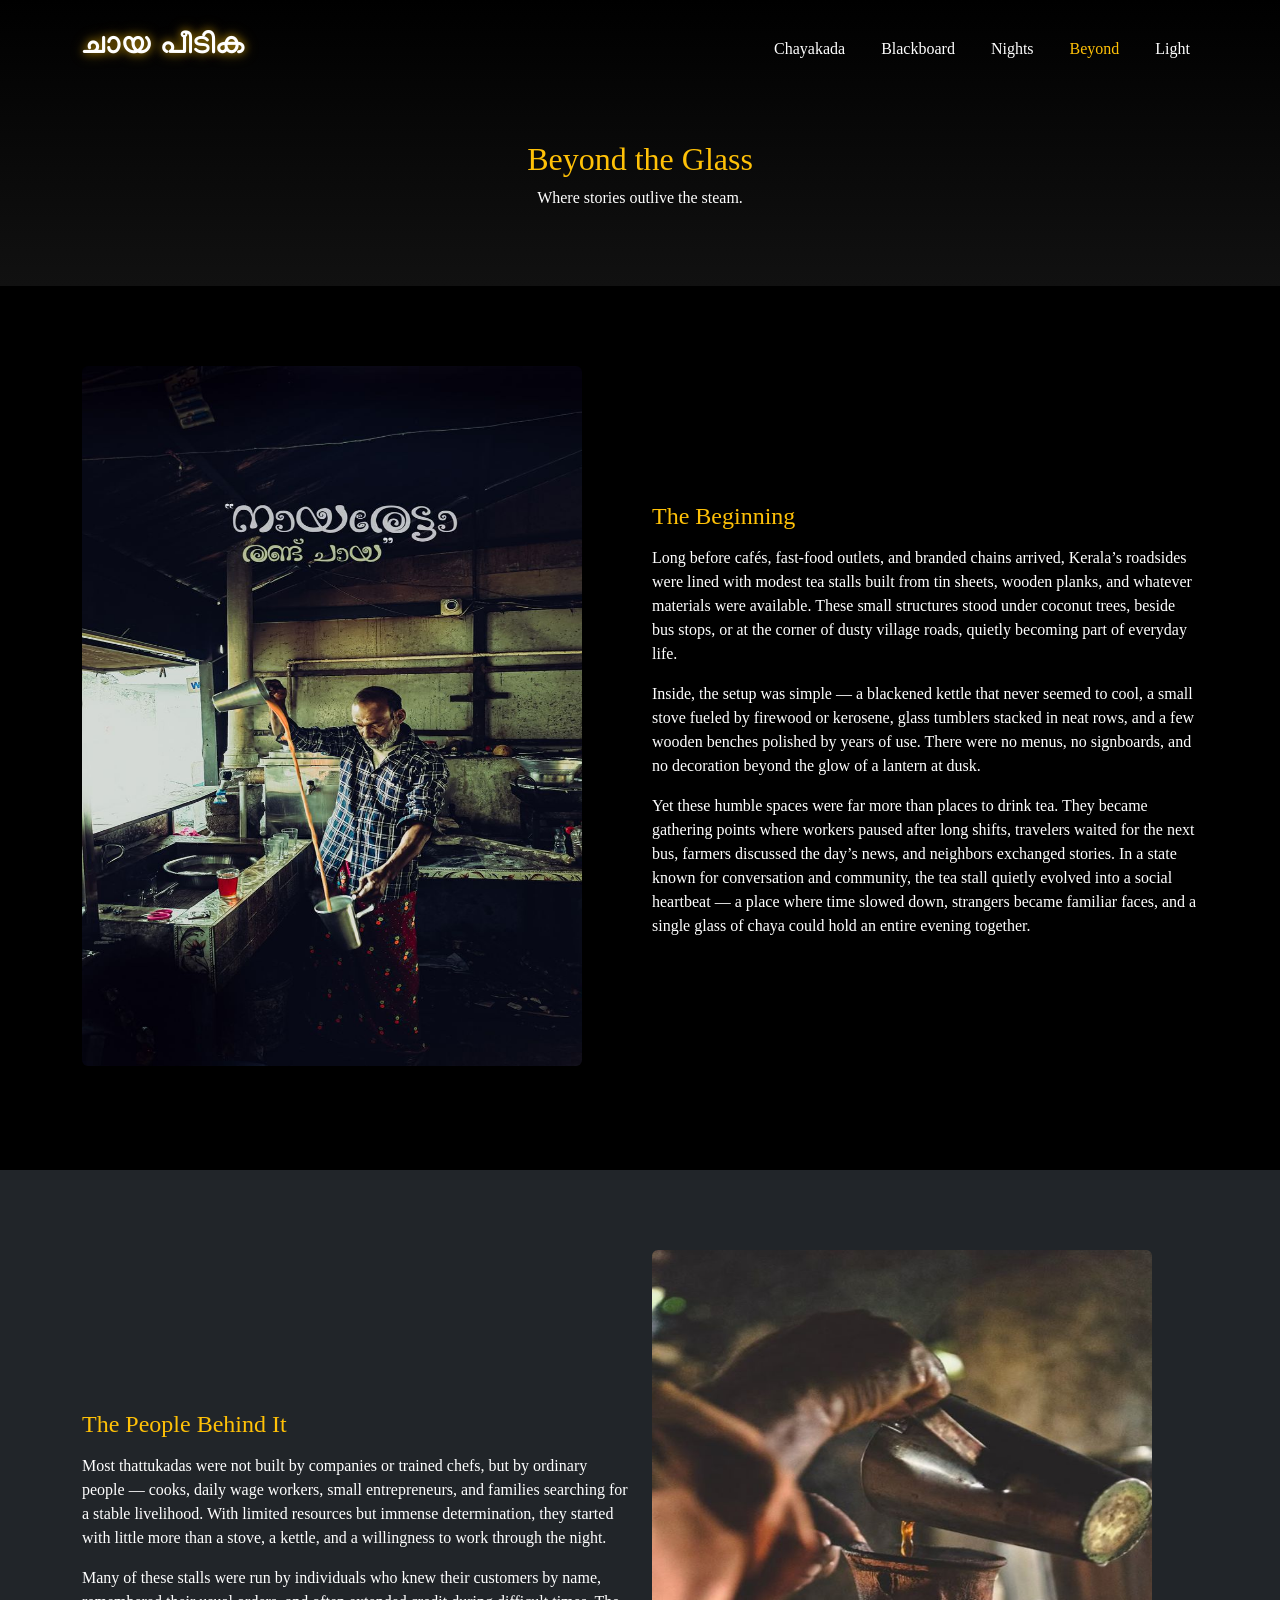
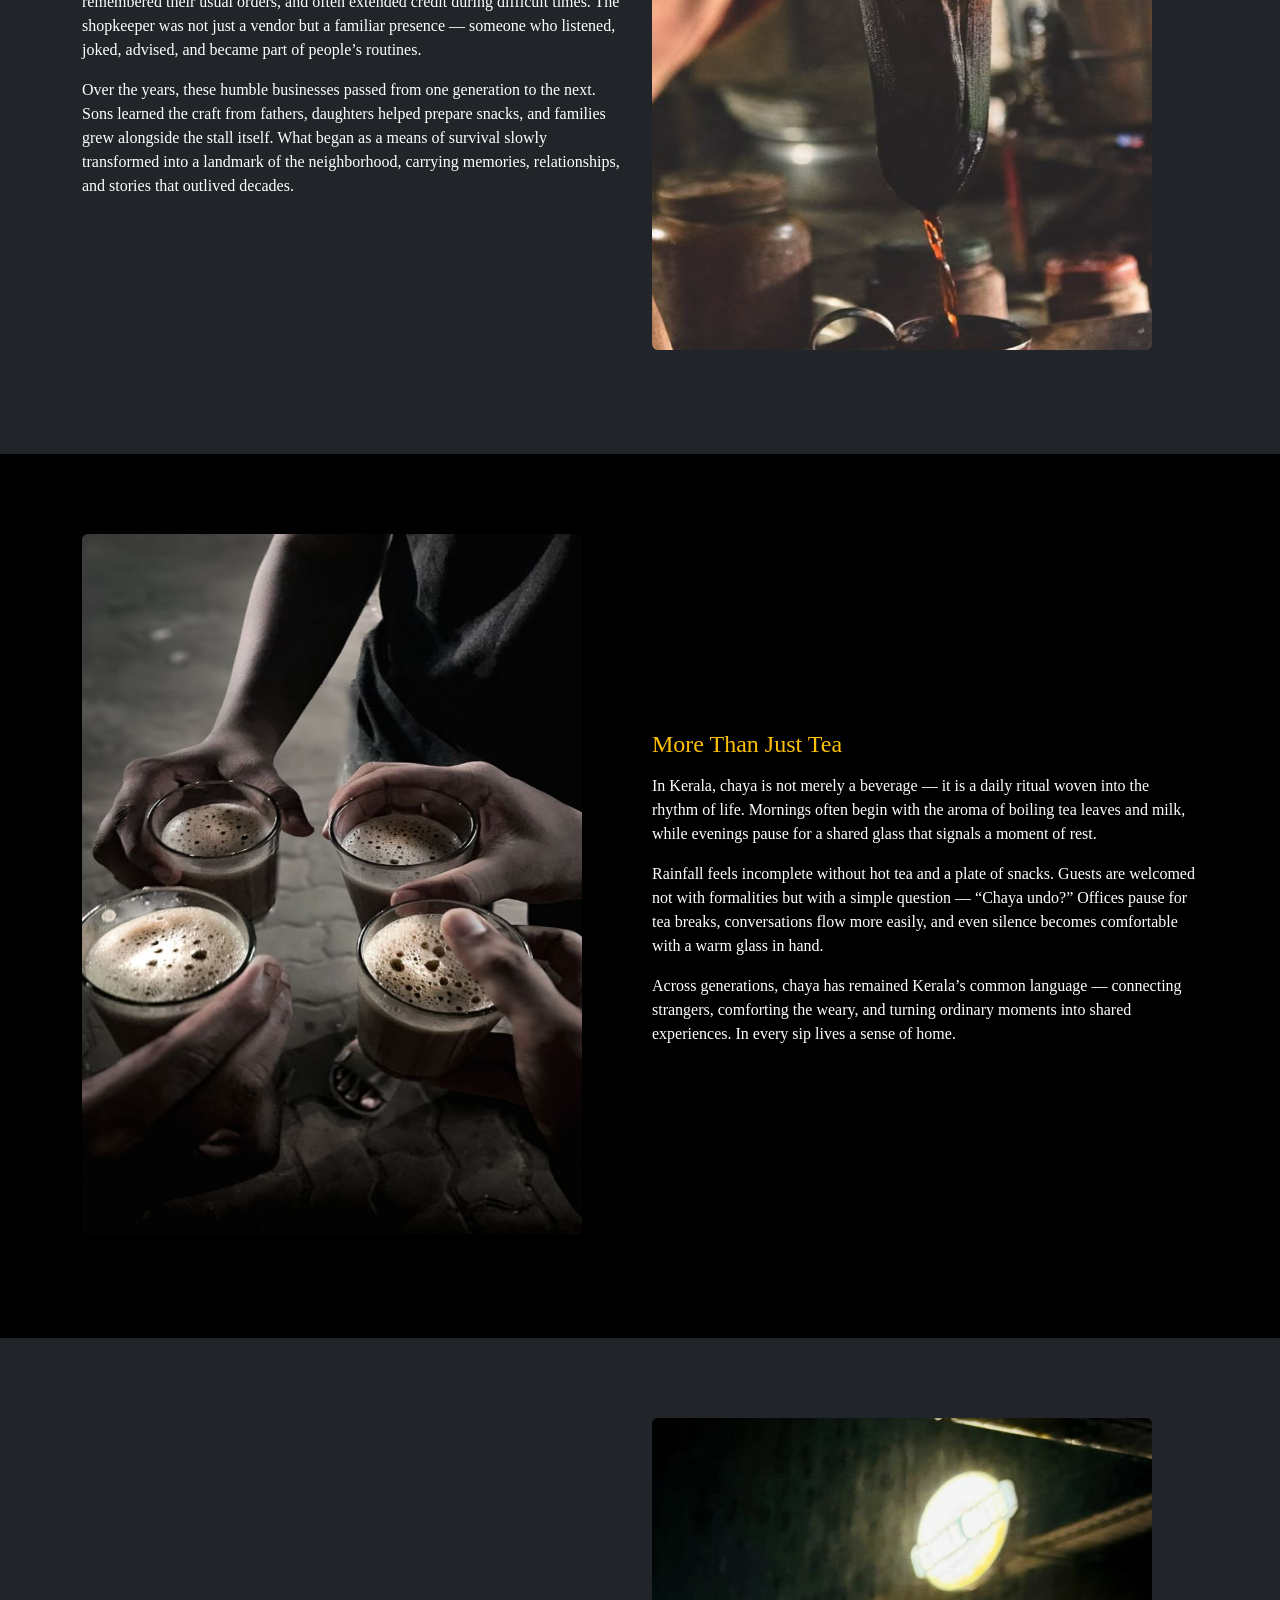
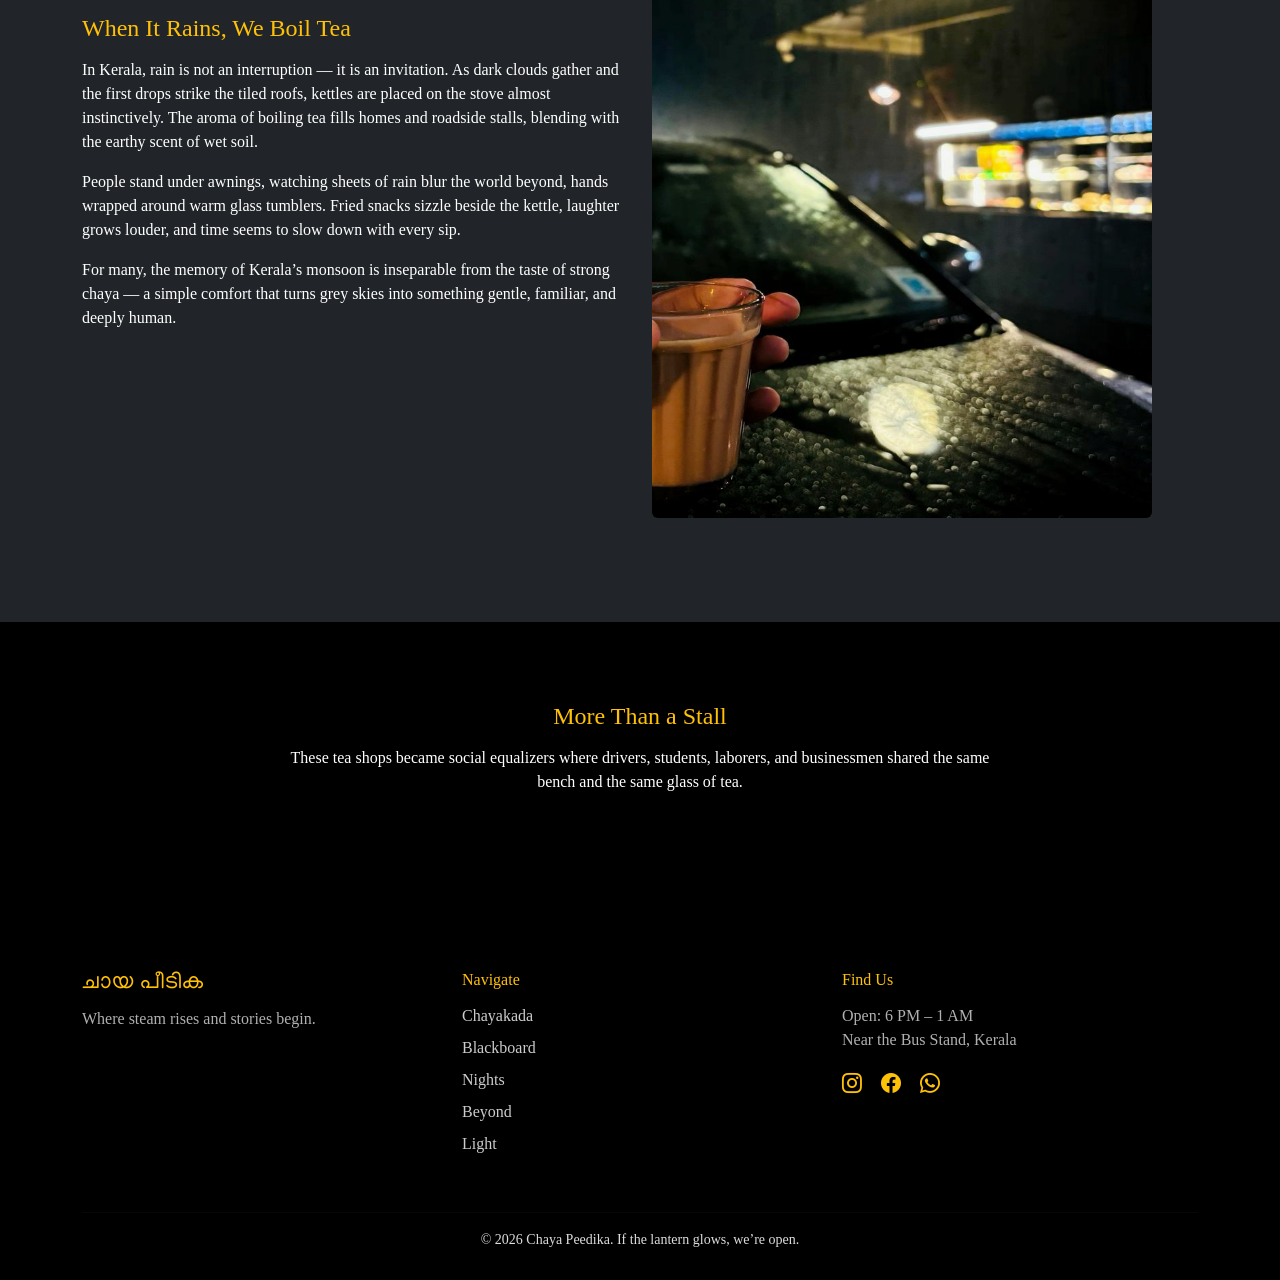
<file: beyond.html>
<!DOCTYPE html>
<html lang="en">
<head>
    <meta charset="UTF-8">
    <title>Chayakada</title>
    <meta name="viewport" content="width=device-width, initial-scale=1">

    
    <link href="https://cdn.jsdelivr.net/npm/bootstrap@5.3.2/dist/css/bootstrap.min.css" rel="stylesheet">

    <link href="https://fonts.googleapis.com/css2?family=Manjari:wght@700&display=swap" rel="stylesheet">
    <link href="https://cdn.jsdelivr.net/npm/bootstrap-icons/font/bootstrap-icons.css" rel="stylesheet">
    <link rel="stylesheet" href="style5.css">
</head>
<body>


<nav id="mainNavbar" class="navbar navbar-expand-lg fixed-top">
    <div class="container">
        
        <a class="navbar-brand logo-text" href="#">
    ചായ പീടിക
</a>

        <button class="navbar-toggler bg-light" type="button" data-bs-toggle="collapse" data-bs-target="#navbarNav">
            <span class="navbar-toggler-icon"></span>
        </button>

        <div class="collapse navbar-collapse justify-content-end" id="navbarNav">
            <ul class="navbar-nav">
                <li class="nav-item"><a class="nav-link text-white" href="index.html">Chayakada</a></li>
                <li class="nav-item"><a class="nav-link text-white" href="blackboard.html">Blackboard</a></li>
              
                <li class="nav-item"><a class="nav-link text-white" href="nights.html">Nights</a></li>
                <li class="nav-item"><a class="nav-link active text-warning" href="beyond.html">Beyond</a></li>
                <li class="nav-item"><a class="nav-link text-white" href="light.html">Light</a></li>
            </ul>
        </div>
    </div>
</nav>



<section class="beyond-header text-center">
    <div class="container">
        <h2>Beyond the Glass</h2>
        <p>Where stories outlive the steam.</p>
    </div>
</section>


<section class="beyond-section">
<div class="container">

<div class="row align-items-center">

<div class="col-md-6 mb-4">
    <img src="images/img18.jpeg"  class="img-fluid rounded " alt="">
</div>

<div class="col-md-6">
    <h4>The Beginning</h4>
    <p>
    Long before cafés, fast-food outlets, and branded chains
    arrived, Kerala’s roadsides were lined with modest tea stalls
    built from tin sheets, wooden planks, and whatever materials
    were available. These small structures stood under coconut
    trees, beside bus stops, or at the corner of dusty village roads,
    quietly becoming part of everyday life.
</p>

<p>
    Inside, the setup was simple — a blackened kettle that never
    seemed to cool, a small stove fueled by firewood or kerosene,
    glass tumblers stacked in neat rows, and a few wooden benches
    polished by years of use. There were no menus, no signboards,
    and no decoration beyond the glow of a lantern at dusk.
</p>

<p>
    Yet these humble spaces were far more than places to drink tea.
    They became gathering points where workers paused after long
    shifts, travelers waited for the next bus, farmers discussed the
    day’s news, and neighbors exchanged stories. In a state known
    for conversation and community, the tea stall quietly evolved
    into a social heartbeat — a place where time slowed down,
    strangers became familiar faces, and a single glass of chaya
    could hold an entire evening together.
</p>
</div>

</div>

</div>
</section>


<section class="beyond-section bg-dark">
<div class="container">

<div class="row align-items-center">

<div class="col-md-6 order-md-2 mb-4">
    <img src="images/img19.jpeg" class="img-fluid rounded" alt="">
</div>

<div class="col-md-6 order-md-1">
    <h4>The People Behind It</h4>
    <p>
    Most thattukadas were not built by companies or trained
    chefs, but by ordinary people — cooks, daily wage workers,
    small entrepreneurs, and families searching for a stable
    livelihood. With limited resources but immense determination,
    they started with little more than a stove, a kettle, and a
    willingness to work through the night.
</p>

<p>
    Many of these stalls were run by individuals who knew their
    customers by name, remembered their usual orders, and often
    extended credit during difficult times. The shopkeeper was
    not just a vendor but a familiar presence — someone who
    listened, joked, advised, and became part of people’s routines.
</p>

<p>
    Over the years, these humble businesses passed from one
    generation to the next. Sons learned the craft from fathers,
    daughters helped prepare snacks, and families grew alongside
    the stall itself. What began as a means of survival slowly
    transformed into a landmark of the neighborhood, carrying
    memories, relationships, and stories that outlived decades.
</p>
</div>

</div>

</div>
</section>
<section class="beyond-section">
<div class="container">

<div class="row align-items-center">

<div class="col-md-6 mb-4">
    <img src="images/img20.jpeg"  class="img-fluid rounded " alt="">
</div>

<div class="col-md-6">
    <h4>More Than Just Tea</h4>
    <p class="mx-auto" style="max-width:800px;">
        In Kerala, chaya is not merely a beverage — it is a daily
        ritual woven into the rhythm of life. Mornings often begin
        with the aroma of boiling tea leaves and milk, while evenings
        pause for a shared glass that signals a moment of rest.
    </p>

    <p class="mx-auto" style="max-width:800px;">
        Rainfall feels incomplete without hot tea and a plate of snacks.
        Guests are welcomed not with formalities but with a simple
        question — “Chaya undo?” Offices pause for tea breaks,
        conversations flow more easily, and even silence becomes
        comfortable with a warm glass in hand.
    </p>

    <p class="mx-auto" style="max-width:800px;">
        Across generations, chaya has remained Kerala’s common
        language — connecting strangers, comforting the weary,
        and turning ordinary moments into shared experiences.
        In every sip lives a sense of home.
    </p>
</div>

</div>

</div>
</section>

<section class="beyond-section bg-dark">
<div class="container">

<div class="row align-items-center">

<div class="col-md-6 order-md-2 mb-4">
    <img src="images/img21.jpeg" class="img-fluid rounded" alt="">
</div>

<div class="col-md-6 order-md-1">
<h4>When It Rains, We Boil Tea</h4>

<p class="mx-auto" style="max-width:800px;">
    In Kerala, rain is not an interruption — it is an invitation.
    As dark clouds gather and the first drops strike the tiled
    roofs, kettles are placed on the stove almost instinctively.
    The aroma of boiling tea fills homes and roadside stalls,
    blending with the earthy scent of wet soil.
</p>

<p class="mx-auto" style="max-width:800px;">
    People stand under awnings, watching sheets of rain blur
    the world beyond, hands wrapped around warm glass tumblers.
    Fried snacks sizzle beside the kettle, laughter grows louder,
    and time seems to slow down with every sip.
</p>

<p class="mx-auto" style="max-width:800px;">
    For many, the memory of Kerala’s monsoon is inseparable
    from the taste of strong chaya — a simple comfort that turns
    grey skies into something gentle, familiar, and deeply human.
</p>
</div>

</div>

</div>
</section>



<section class="beyond-section">
<div class="container text-center">

<h4>More Than a Stall</h4>

<p class="mx-auto" style="max-width:700px;">
    These tea shops became social equalizers where
    drivers, students, laborers, and businessmen shared
    the same bench and the same glass of tea.
</p>

</div>
</section>

<footer class="footer-section">
    <div class="container">

        <div class="row">

            <div class="col-md-4 mb-4">
                <h4 class="footer-logo">ചായ പീടിക</h4>
                <p class="footer-text">
                    Where steam rises and stories begin.
                </p>
            </div>

           
            <div class="col-md-4 mb-4">
                <h6 class="footer-heading">Navigate</h6>
                <ul class="footer-links">
                    <li><a href="index.html">Chayakada</a></li>
                    <li><a href="blackboard.html">Blackboard</a></li>
                    
                    <li><a href="nights.html">Nights</a></li>
                    <li><a href="beyond.html">Beyond</a></li>
                    <li><a href="light.html">Light</a></li>
                </ul>
            </div>

            
            <div class="col-md-4 mb-4">
                <h6 class="footer-heading">Find Us</h6>
                <p class="footer-text">
                    Open: 6 PM – 1 AM <br>
                    Near the Bus Stand, Kerala
                </p>

                <div class="social-icons mt-3">
                    <a href="#"><i class="bi bi-instagram"></i></a>
                    <a href="#"><i class="bi bi-facebook"></i></a>
                    <a href="#"><i class="bi bi-whatsapp"></i></a>
                </div>
            </div>

        </div>

        <hr class="footer-divider">

        <div class="text-center small">
            © 2026 Chaya Peedika. If the lantern glows, we’re open.
        </div>

    </div>
</footer>




</body>
</html>
</file>
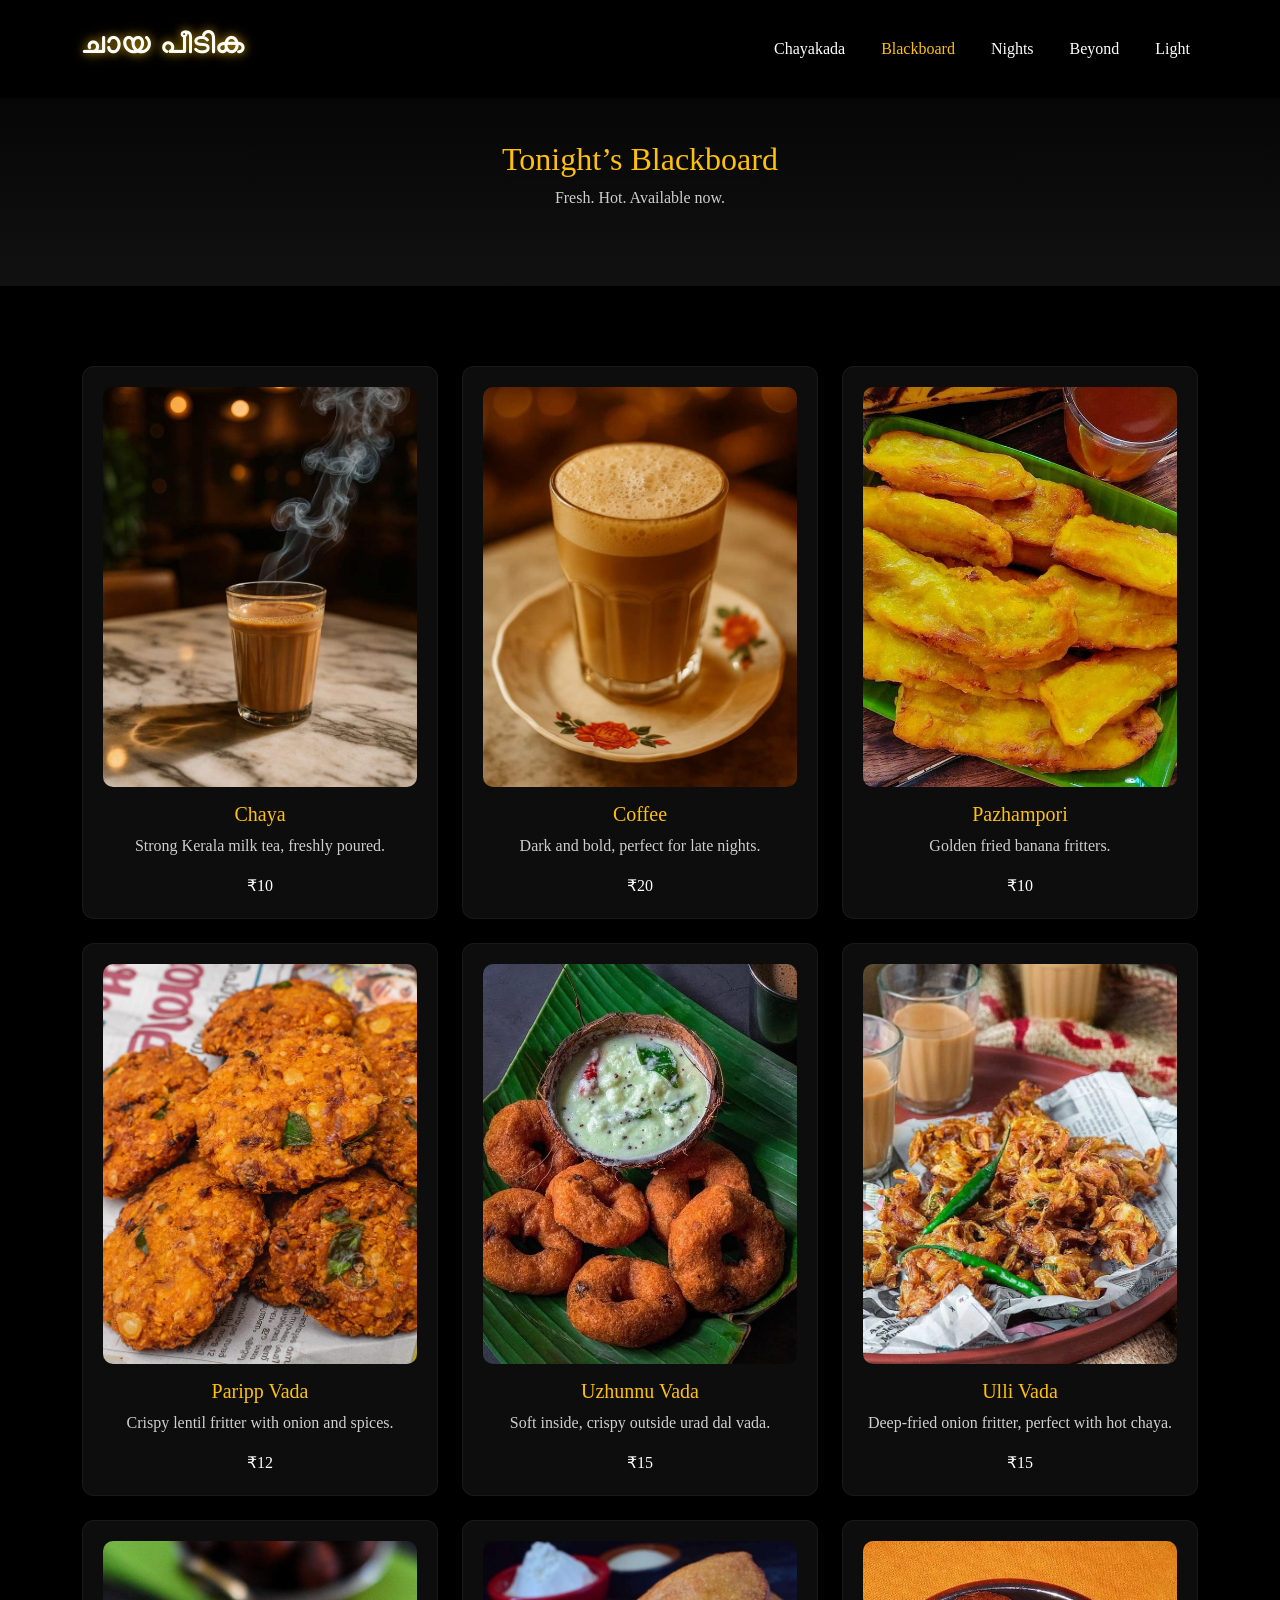
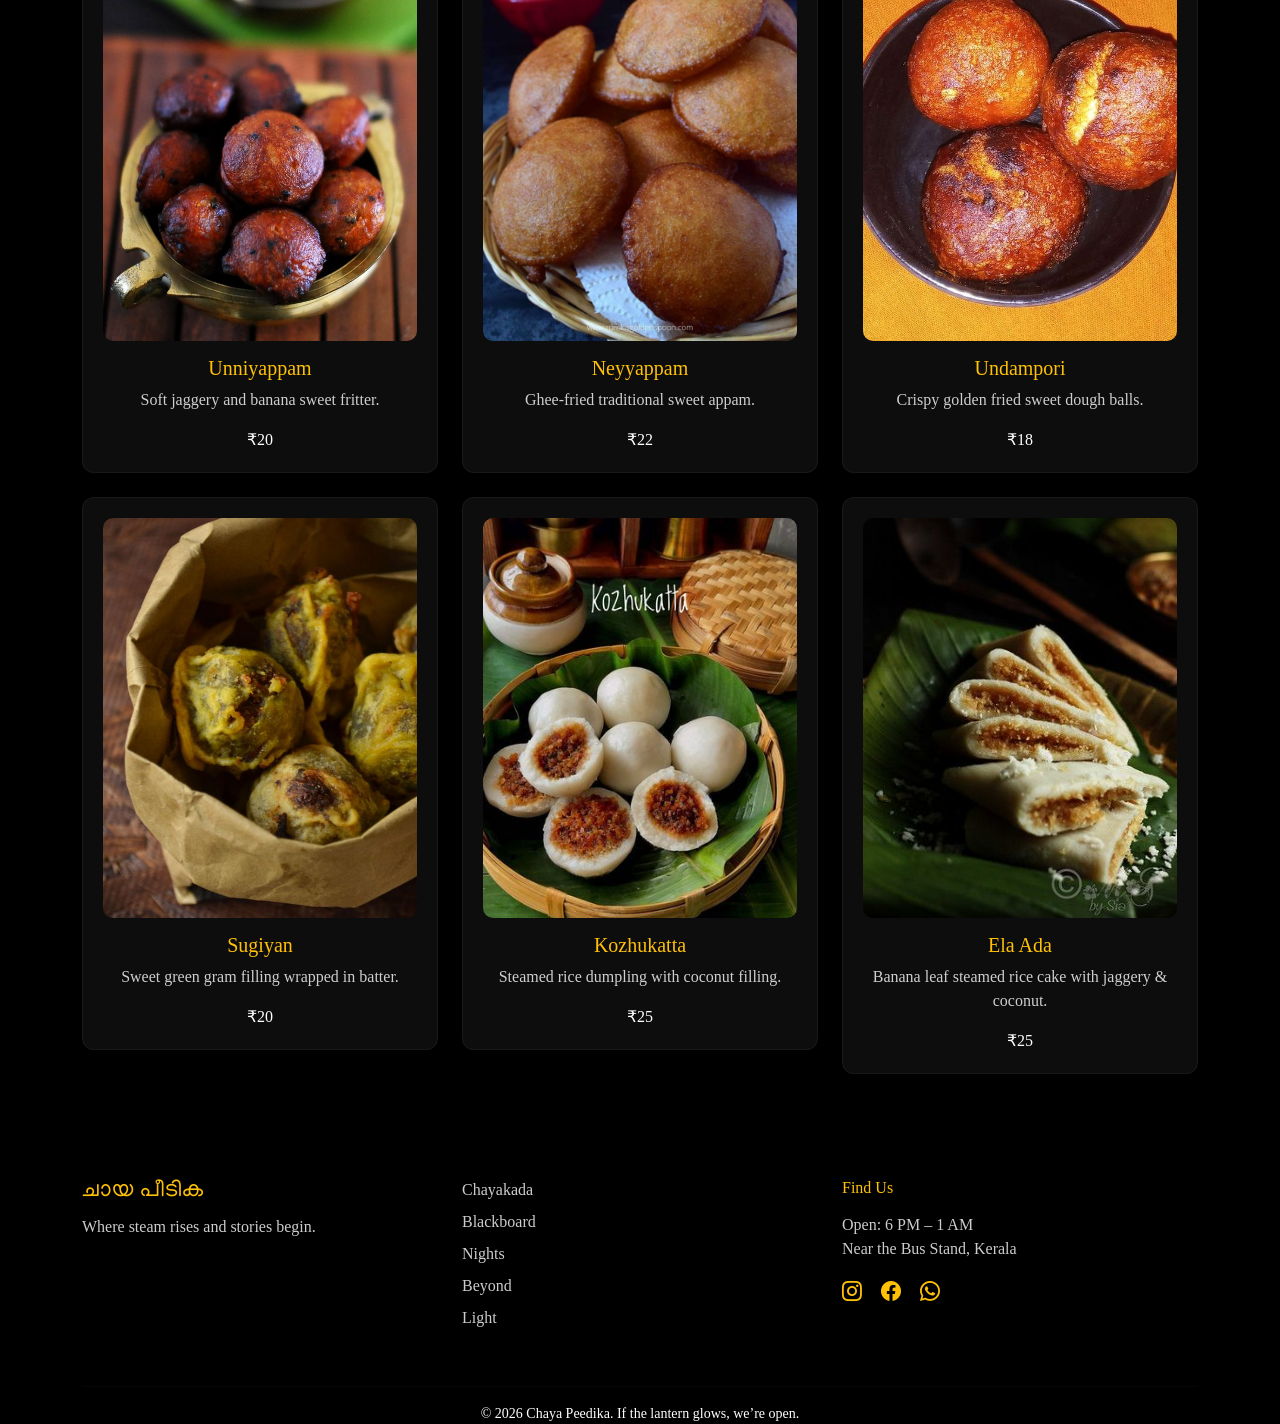
<file: blackboard.html>
<!DOCTYPE html>
<html lang="en">
<head>
    <meta charset="UTF-8">
    <title>Blackboard | Chaya Peedika</title>
    <meta name="viewport" content="width=device-width, initial-scale=1">

    <link href="https://cdn.jsdelivr.net/npm/bootstrap@5.3.2/dist/css/bootstrap.min.css" rel="stylesheet">
    <link href="https://fonts.googleapis.com/css2?family=Manjari:wght@700&display=swap" rel="stylesheet">
    <link href="https://cdn.jsdelivr.net/npm/bootstrap-icons/font/bootstrap-icons.css" rel="stylesheet">
    <link rel="stylesheet" href="style2.css">
</head>
<body>


<nav class="navbar navbar-expand-lg fixed-top navbar-dark bg-black">
    <div class="container">
        <a class="navbar-brand logo-text" href="index.html">ചായ പീടിക</a>

        <button class="navbar-toggler bg-light" type="button" data-bs-toggle="collapse" data-bs-target="#navbarNav">
            <span class="navbar-toggler-icon"></span>
        </button>

        <div class="collapse navbar-collapse justify-content-end" id="navbarNav">
            <ul class="navbar-nav">
                <li class="nav-item"><a class="nav-link text-white" href="index.html">Chayakada</a></li>
                <li class="nav-item"><a class="nav-link active text-warning" href="blackboard.html">Blackboard</a></li>
               
                <li class="nav-item"><a class="nav-link text-white" href="nights.html">Nights</a></li>
                <li class="nav-item"><a class="nav-link text-white" href="beyond.html">Beyond</a></li>
                <li class="nav-item"><a class="nav-link text-white" href="light.html">Light</a></li>
            </ul>
        </div>
    </div>
</nav>

<section class="menu-header text-center">
    <div class="container">
        <h2>Tonight’s Blackboard</h2>
        <p>Fresh. Hot. Available now.</p>
    </div>
</section>


<section class="menu-section">
    <div class="container">
        <div class="row">

            
            <div class="col-md-4 mb-4">
                <div class="menu-card">
                    <img src="images/img6.jpeg" alt="">
                    <h5>Chaya</h5>
                    <p>Strong Kerala milk tea, freshly poured.</p>
                    <div class="price">₹10</div>
                </div>
            </div>

            
            <div class="col-md-4 mb-4">
                <div class="menu-card">
                    <img src="images/img7.jpeg" alt="">
                    <h5>Coffee</h5>
                    <p>Dark and bold, perfect for late nights.</p>
                    <div class="price">₹20</div>
                </div>
            </div>

           
            <div class="col-md-4 mb-4">
                <div class="menu-card">
                    <img src="images/img8.jpeg" alt="">
                    <h5>Pazhampori</h5>
                    <p>Golden fried banana fritters.</p>
                    <div class="price">₹10</div>
                </div>
            </div>
            <div class="col-md-4 mb-4">
    <div class="menu-card">
        <img src="images/img9.jpeg" alt="">
        <div class="menu-content">
            <h5>Paripp Vada</h5>
            <p>Crispy lentil fritter with onion and spices.</p>
            <div class="price">₹12</div>
        </div>
    </div>
</div>

<div class="col-md-4 mb-4">
    <div class="menu-card">
        <img src="images/img10.jpeg" alt="">
        <div class="menu-content">
            <h5>Uzhunnu Vada</h5>
            <p>Soft inside, crispy outside urad dal vada.</p>
            <div class="price">₹15</div>
        </div>
    </div>
</div>


<div class="col-md-4 mb-4">
    <div class="menu-card">
        <img src="images/img11.jpeg" alt="">
        <div class="menu-content">
            <h5>Ulli Vada</h5>
            <p>Deep-fried onion fritter, perfect with hot chaya.</p>
            <div class="price">₹15</div>
        </div>
    </div>
</div>

<div class="col-md-4 mb-4">
    <div class="menu-card">
        <img src="images/img12.jpeg" alt="">
        <div class="menu-content">
            <h5>Unniyappam</h5>
            <p>Soft jaggery and banana sweet fritter.</p>
            <div class="price">₹20</div>
        </div>
    </div>
</div>

<div class="col-md-4 mb-4">
    <div class="menu-card">
        <img src="images/img13.jpeg" alt="">
        <div class="menu-content">
            <h5>Neyyappam</h5>
            <p>Ghee-fried traditional sweet appam.</p>
            <div class="price">₹22</div>
        </div>
    </div>
</div>

<div class="col-md-4 mb-4">
    <div class="menu-card">
        <img src="images/img14.jpeg" alt="">
        <div class="menu-content">
            <h5>Undampori</h5>
            <p>Crispy golden fried sweet dough balls.</p>
            <div class="price">₹18</div>
        </div>
    </div>
</div>

<div class="col-md-4 mb-4">
    <div class="menu-card">
        <img src="images/img15.jpeg" alt="">
        <div class="menu-content">
            <h5>Sugiyan</h5>
            <p>Sweet green gram filling wrapped in batter.</p>
            <div class="price">₹20</div>
        </div>
    </div>
</div>

<div class="col-md-4 mb-4">
    <div class="menu-card">
        <img src="images/img16.jpeg" alt="">
        <div class="menu-content">
            <h5>Kozhukatta</h5>
            <p>Steamed rice dumpling with coconut filling.</p>
            <div class="price">₹25</div>
        </div>
    </div>
</div>

<div class="col-md-4 mb-4">
    <div class="menu-card">
        <img src="images/img17.jpeg" alt="">
        <div class="menu-content">
            <h5>Ela Ada</h5>
            <p>Banana leaf steamed rice cake with jaggery & coconut.</p>
            <div class="price">₹25</div>
        </div>
    </div>
</div>

        </div>
    </div>
</section>

<footer class="footer-section">
    <div class="container">

        <div class="row">

            <div class="col-md-4 mb-4">
                <h4 class="footer-logo">ചായ പീടിക</h4>
                <p class="footer-text">
                    Where steam rises and stories begin.
                </p>
            </div>

           
            <div class="col-md-4 mb-4">
               
                <ul class="footer-links">
                    <li><a href="index.html">Chayakada</a></li>
                    <li><a href="blackboard.html">Blackboard</a></li>
                  
                    <li><a href="nights.html">Nights</a></li>
                    <li><a href="beyond.html">Beyond</a></li>
                    <li><a href="light.html">Light</a></li>
                
                </ul>
            </div>

            
            <div class="col-md-4 mb-4">
                <h6 class="footer-heading">Find Us</h6>
                <p class="footer-text">
                    Open: 6 PM – 1 AM <br>
                    Near the Bus Stand, Kerala
                </p>

                <div class="social-icons mt-3">
                    <a href="#"><i class="bi bi-instagram"></i></a>
                    <a href="#"><i class="bi bi-facebook"></i></a>
                    <a href="#"><i class="bi bi-whatsapp"></i></a>
                </div>
            </div>

        </div>

        <hr class="footer-divider">

        <div class="text-center small">
            © 2026 Chaya Peedika. If the lantern glows, we’re open.
        </div>

    </div>
</footer>

</body>
</html>
</file>
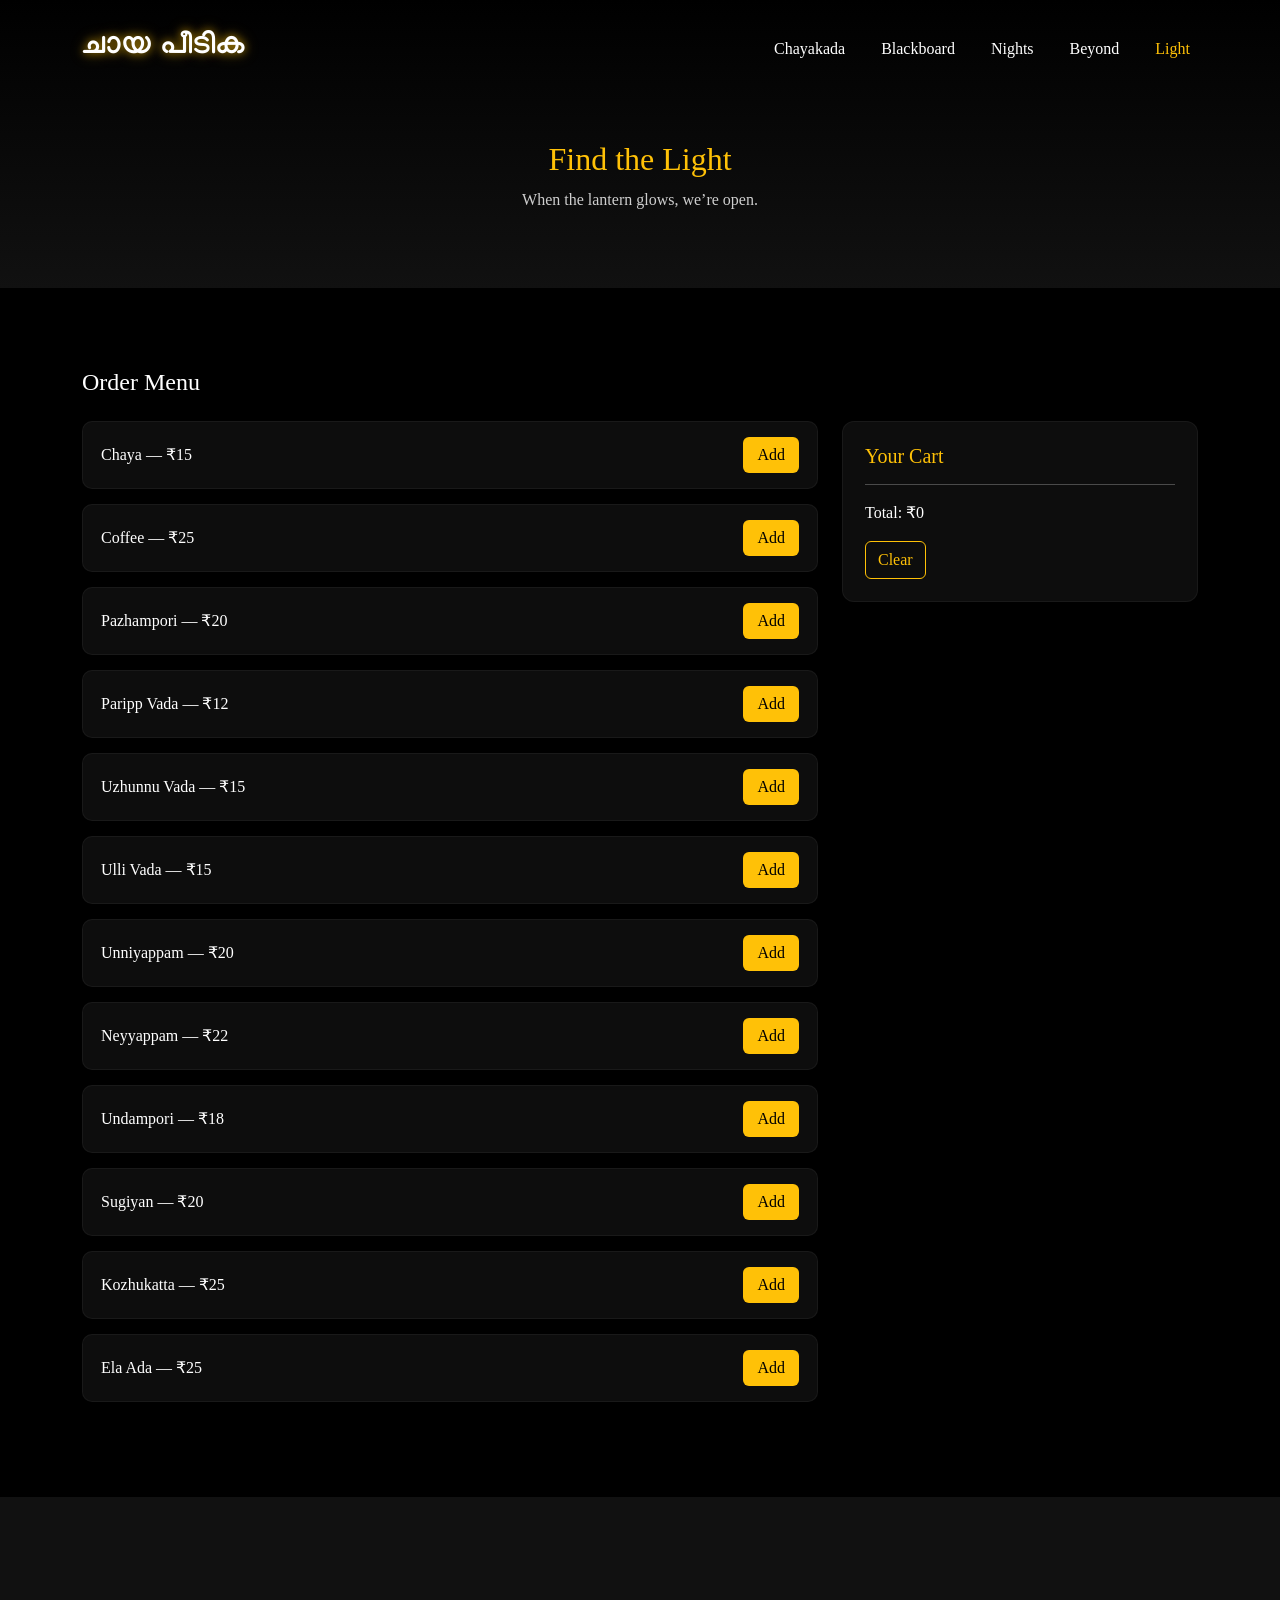
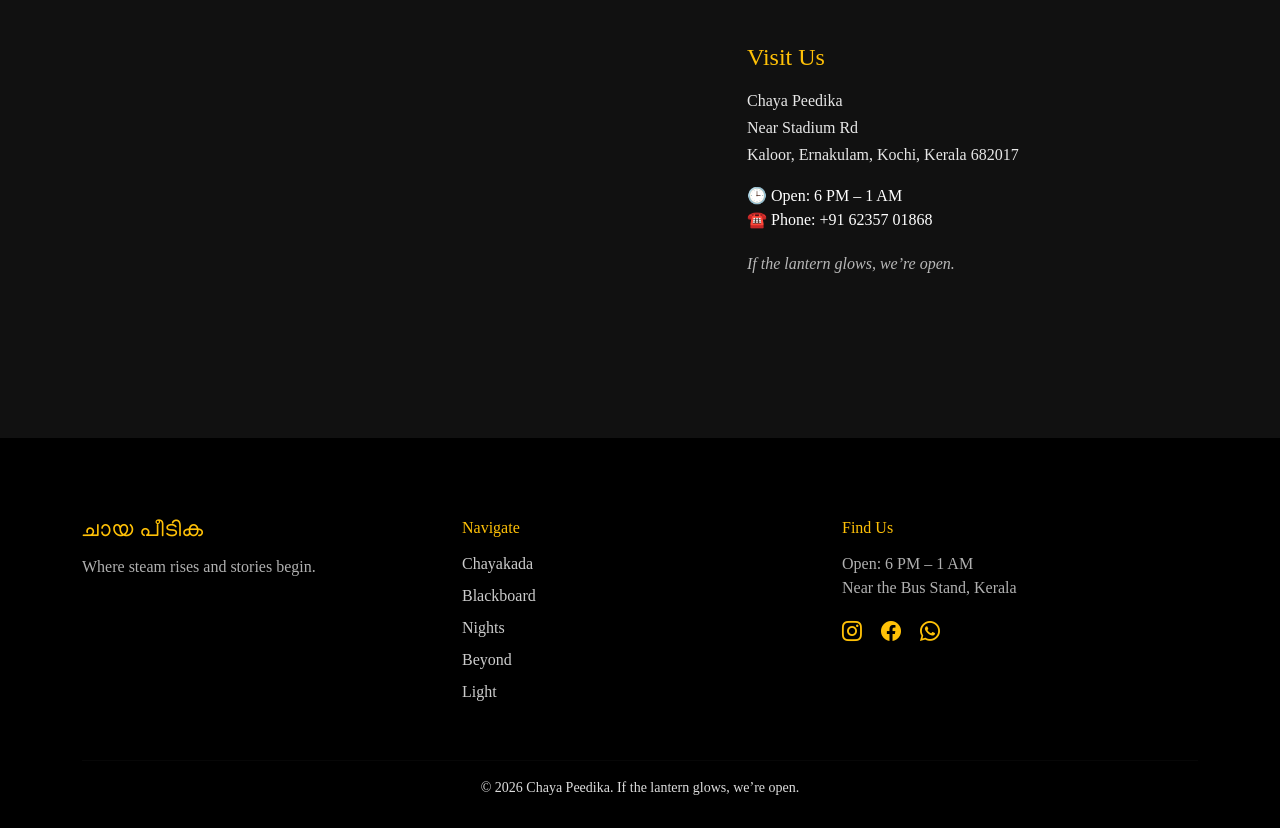
<file: light.html>
<!DOCTYPE html>
<html lang="en">
<head>
<meta charset="UTF-8">
<title>Light | Chaya Peedika</title>
<meta name="viewport" content="width=device-width, initial-scale=1">

<link href="https://cdn.jsdelivr.net/npm/bootstrap@5.3.2/dist/css/bootstrap.min.css" rel="stylesheet">
<link href="https://fonts.googleapis.com/css2?family=Manjari:wght@700&display=swap" rel="stylesheet">
<link href="https://cdn.jsdelivr.net/npm/bootstrap-icons/font/bootstrap-icons.css" rel="stylesheet">
<link rel="stylesheet" href="style6.css">
</head>

<body>


<nav id="mainNavbar" class="navbar navbar-expand-lg fixed-top">
    <div class="container">
        
        <a class="navbar-brand logo-text" href="index.html">
            ചായ പീടിക
        </a>

        <button class="navbar-toggler bg-light" type="button" data-bs-toggle="collapse" data-bs-target="#navbarNav">
            <span class="navbar-toggler-icon"></span>
        </button>

        <div class="collapse navbar-collapse justify-content-end" id="navbarNav">
            <ul class="navbar-nav">
                <li class="nav-item"><a class="nav-link text-white" href="index.html">Chayakada</a></li>
                <li class="nav-item"><a class="nav-link text-white" href="blackboard.html">Blackboard</a></li>
               
                <li class="nav-item"><a class="nav-link text-white" href="#">Nights</a></li>
                <li class="nav-item"><a class="nav-link text-white" href="#">Beyond</a></li>
                <li class="nav-item"><a class="nav-link text-warning" href="light.html">Light</a></li>
            </ul>
        </div>
    </div>
</nav>


<section class="light-header text-center">
    <div class="container text-white">
        <h2>Find the Light</h2>
        <p>When the lantern glows, we’re open.</p>
    </div>
</section>

<section class="light-menu">
<div class="container">

<h4 class="mb-4 text-white">Order Menu</h4>

<div class="row">


<div class="col-md-8">

<div class="menu-item">
    Chaya — ₹15
    <button onclick="addItem('Chaya',15)">Add</button>
</div>

<div class="menu-item">
    Coffee — ₹25
    <button onclick="addItem('Coffee',25)">Add</button>
</div>

<div class="menu-item">
    Pazhampori — ₹20
    <button onclick="addItem('Pazhampori',20)">Add</button>
</div>

<div class="menu-item">
    Paripp Vada — ₹12
    <button onclick="addItem('Paripp Vada',12)">Add</button>
</div>
<div class="menu-item">
    Uzhunnu Vada — ₹15
    <button onclick="addItem('Uzhunnu Vada',15)">Add</button>
</div>

<div class="menu-item">
    Ulli Vada — ₹15
    <button onclick="addItem('Ulli Vada',15)">Add</button>
</div>

<div class="menu-item">
    Unniyappam — ₹20
    <button onclick="addItem('Unniyappam',20)">Add</button>
</div>

<div class="menu-item">
    Neyyappam — ₹22
    <button onclick="addItem('Neyyappam',22)">Add</button>
</div>

<div class="menu-item">
    Undampori — ₹18
    <button onclick="addItem('Undampori',18)">Add</button>
</div>

<div class="menu-item">
    Sugiyan — ₹20
    <button onclick="addItem('Sugiyan',20)">Add</button>
</div>

<div class="menu-item">
    Kozhukatta — ₹25
    <button onclick="addItem('Kozhukatta',25)">Add</button>
</div>

<div class="menu-item">
    Ela Ada — ₹25
    <button onclick="addItem('Ela Ada',25)">Add</button>
</div>

</div>


<div class="col-md-4">

<div class="cart-box text-white">
<h5>Your Cart</h5>

<ul id="cartList"></ul>

<hr>
<p>Total: ₹<span id="total">0</span></p>

<button class="clear-btn" onclick="clearCart()">Clear</button>

</div>

</div>

</div>
</div>
</section>


<section class="location-section">
<div class="container">

    <div class="row align-items-center">

       
        <div class="col-md-7 mb-4">
            <iframe 
            src="https://www.google.com/maps/embed?pb=!1m18!1m12!1m3!1d3929.207554401867!2d76.29749097479362!3d9.999707290105665!2m3!1f0!2f0!3f0!3m2!1i1024!2i768!4f13.1!3m3!1m2!1s0x3b080d169e7c103f%3A0xef407b3b09a624ef!2sStadium%20Rd%2C%20Kaloor%2C%20Ernakulam%2C%20Kochi%2C%20Kerala%20682017!5e0!3m2!1sen!2sin!4v1771758876355!5m2!1sen!2sin" 
            width="100%" height="350" style="border:0;" loading="lazy">
            </iframe>
        </div>

      
        <div class="col-md-5 text-white">

            <h4>Visit Us</h4>

            <p class="address">
                Chaya Peedika<br>
                Near Stadium Rd<br>
                Kaloor, Ernakulam, Kochi, Kerala 682017
            </p>

            <p>
                🕒 Open: 6 PM – 1 AM<br>
                ☎️ Phone: +91 62357 01868
            </p>

            <p class="tagline">
                If the lantern glows, we’re open.
            </p>

        </div>

    </div>

</div>
</section>

<footer class="footer-section ">
    <div class="container">

        <div class="row">

            <div class="col-md-4 mb-4">
                <h4 class="footer-logo">ചായ പീടിക</h4>
                <p class="footer-text">
                    Where steam rises and stories begin.
                </p>
            </div>

           
            <div class="col-md-4 mb-4">
                <h6 class="footer-heading">Navigate</h6>
                <ul class="footer-links">
                    <li><a href="index.html">Chayakada</a></li>
                    <li><a href="blackboard.html">Blackboard</a></li>
                   
                    <li><a href="nights.html">Nights</a></li>
                    <li><a href="beyond.html">Beyond</a></li>
                    <li><a href="light.html">Light</a></li>
                </ul>
            </div>

            
            <div class="col-md-4 mb-4">
                <h6 class="footer-heading">Find Us</h6>
                <p class="footer-text">
                    Open: 6 PM – 1 AM <br>
                    Near the Bus Stand, Kerala
                </p>

                <div class="social-icons mt-3">
                    <a href="#"><i class="bi bi-instagram"></i></a>
                    <a href="#"><i class="bi bi-facebook"></i></a>
                    <a href="#"><i class="bi bi-whatsapp"></i></a>
                </div>
            </div>

        </div>

        <hr class="footer-divider">

        <div class="text-center small">
            © 2026 Chaya Peedika. If the lantern glows, we’re open.
        </div>

    </div>
</footer>

<script>
let cart = [];
let total = 0;

function addItem(name, price) {
    cart.push({name: name, price: price});
    total += price;
    updateCart();
}

function updateCart() {
    const cartList = document.getElementById('cartList');
    const totalElement = document.getElementById('total');
    
    cartList.innerHTML = '';
    
    cart.forEach((item, index) => {
        const li = document.createElement('li');
        li.innerHTML = `${item.name} — ₹${item.price} <button onclick="removeItem(${index})">Remove</button>`;
        cartList.appendChild(li);
    });
    
    totalElement.textContent = total;
}

function removeItem(index) {
    total -= cart[index].price;
    cart.splice(index, 1);
    updateCart();
}

function clearCart() {
    cart = [];
    total = 0;
    updateCart();
}
</script>



</body>
</html>
</file>
<file: style5.css>
body {
    margin: 0;
    font-family: 'Segoe UI', sans-serif;
    background-color: #000;
    color: white;
    font-family: cursive;
    background: radial-gradient(circle at center, #1a1408 0%, #000 70%);
}


.navbar {
    transition: 0.4s ease;
    padding: 20px 0;
}

.navbar.scrolled {
    background-color: rgba(0, 0, 0, 0.50);
    box-shadow: 0 2px 10px rgba(0,0,0,0.5);
}

.navbar .nav-link {
    margin-left: 20px;
    transition: 0.3s;
}

.navbar .nav-link:hover {
    color: #ffc107 !important;
}

.logo-text {
    font-family: 'Manjari', cursive;
    font-size: 32px;
    font-weight: 700;
    color: white;
    //color: #ffc107;
    text-shadow: 
        0 0 8px rgba(255,193,7,0.6),
        0 0 15px rgba(255,193,7,0.4);
}



.beyond-header {
    padding: 140px 0 60px;
    background: linear-gradient(to bottom, #000, #111);
}

.beyond-header h2 {
    color: #ffc107;
}

.beyond-section {
    padding: 80px 0;
    background: #000;
}
.beyond-section img{
    height: 700px;
    width: 500px;
}

.beyond-section h4 {
    color: #ffc107;
    margin-bottom: 15px;
}

.footer-section {
    background: #000;
    padding: 80px 0 30px 0;
    color: #ddd;
}

.footer-logo {
    font-family: 'Manjari', sans-serif;
    color: #ffc107;
}

.footer-heading {
    color: #ffc107;
    margin-bottom: 15px;
}

.footer-links {
    list-style: none;
    padding: 0;
}

.footer-links li {
    margin-bottom: 8px;
}

.footer-links a {
    text-decoration: none;
    color: #ccc;
    transition: 0.3s;
}

.footer-links a:hover {
    color: #ffc107;
}

.footer-text {
    opacity: 0.8;
}

.social-icons a {
    color: #ffc107;
    font-size: 20px;
    margin-right: 15px;
    transition: 0.3s;
}

.social-icons a:hover {
    color: white;
}

.footer-divider {
    border-color: rgba(255,255,255,0.1);
}
</file>
<file: style2.css>
body {
    margin: 0;
    font-family: 'Segoe UI', sans-serif;
    background-color: #000;
    color: white;
    font-family: cursive;
    background: radial-gradient(circle at center, #1a1408 0%, #000 70%);
}
.navbar {
    transition: 0.4s ease;
    padding: 20px 0;
}

.navbar.scrolled {
    background-color: rgba(0, 0, 0, 0.50);
    box-shadow: 0 2px 10px rgba(0,0,0,0.5);
}

.navbar .nav-link {
    margin-left: 20px;
    transition: 0.3s;
}

.navbar .nav-link:hover {
    color: #ffc107 !important;
}

.logo-text {
    font-family: 'Manjari', cursive;
    font-size: 32px;
    font-weight: 700;
    color: white;
    //color: #ffc107;
    text-shadow: 
        0 0 8px rgba(255,193,7,0.6),
        0 0 15px rgba(255,193,7,0.4);
}

/* HEADER */
.menu-header {
    padding: 140px 0 60px 0;
    background: linear-gradient(to bottom, #000, #111);
}

.menu-header h2 {
    color: #ffc107;
}

.menu-header p {
    opacity: 0.8;
}

/* MENU SECTION */
.menu-section {
    padding: 80px 0;
    background: #000;
}

/* MENU CARD */
.menu-card {
    background: #0d0d0d;
    padding: 20px;
    border-radius: 12px;
    text-align: center;
    transition: 0.3s ease;
    border: 1px solid rgba(255,255,255,0.05);
}

.menu-card img {
    width: 100%;
    height: 400px;
    object-fit: cover;
    border-radius: 10px;
    margin-bottom: 15px;
}

.menu-card h5 {
    color: #ffc107;
}

.menu-card p {
    opacity: 0.8;
}

/* Hover Effect */
.menu-card:hover {
    transform: translateY(-8px);
    border-color: #ffc107;
    box-shadow: 0 15px 30px rgba(255,193,7,0.15);
}
footer-section {
    background: #000;
    padding: 80px 0 30px 0;
    color: #ddd;
}

.footer-logo {
    font-family: 'Manjari', sans-serif;
    color: #ffc107;
}

.footer-heading {
    color: #ffc107;
    margin-bottom: 15px;
}

.footer-links {
    list-style: none;
    padding: 0;
}

.footer-links li {
    margin-bottom: 8px;
}

.footer-links a {
    text-decoration: none;
    color: #ccc;
    transition: 0.3s;
}

.footer-links a:hover {
    color: #ffc107;
}

.footer-text {
    opacity: 0.8;
}

.social-icons a {
    color: #ffc107;
    font-size: 20px;
    margin-right: 15px;
    transition: 0.3s;
}

.social-icons a:hover {
    color: white;
}

.footer-divider {
    border-color: rgba(255,255,255,0.1);
}
</file>
<file: style6.css>
body {
    margin: 0;
    font-family: 'Segoe UI', sans-serif;
    background-color: #000;
    color: white;
    font-family: cursive;
    background: radial-gradient(circle at center, #1a1408 0%, #000 70%);
}

.navbar {
    transition: 0.4s ease;
    padding: 20px 0;
}

.navbar.scrolled {
    background-color: rgba(0, 0, 0, 0.50);
    box-shadow: 0 2px 10px rgba(0,0,0,0.5);
}

.navbar .nav-link {
    margin-left: 20px;
    transition: 0.3s;
}

.navbar .nav-link:hover {
    color: #ffc107 !important;
}

.logo-text {
    font-family: 'Manjari', cursive;
    font-size: 32px;
    font-weight: 700;
    color: white;
    //color: #ffc107;
    text-shadow: 
        0 0 8px rgba(255,193,7,0.6),
        0 0 15px rgba(255,193,7,0.4);
}


.light-header {
    padding: 140px 0 60px;
    background: linear-gradient(to bottom, #000, #111);
    text-align: center;
}

.light-header h2 {
    color: #ffc107;
    margin-bottom: 10px;
}

.light-header p {
    opacity: 0.8;
}



.light-menu {
    padding: 80px 0;
    background: #000;
}


.menu-item {
    background: #0d0d0d;
    padding: 15px 18px;
    margin-bottom: 15px;
    border-radius: 10px;
    display: flex;
    justify-content: space-between;
    align-items: center;
    border: 1px solid rgba(255,255,255,0.05);
    transition: 0.3s ease;
}

.menu-item:hover {
    border-color: #ffc107;
}


.menu-item button {
    background: #ffc107;
    border: none;
    padding: 6px 14px;
    border-radius: 6px;
    font-weight: 500;
    transition: 0.3s;
}

.menu-item button:hover {
    transform: scale(1.05);
}


.cart-box {
    background: #0d0d0d;
    padding: 22px;
    border-radius: 12px;
    border: 1px solid rgba(255,255,255,0.05);
}

.cart-box h5 {
    color: #ffc107;
    margin-bottom: 15px;
}

#cartList {
    padding-left: 18px;
}

.clear-btn {
    background: transparent;
    border: 1px solid #ffc107;
    color: #ffc107;
    padding: 6px 12px;
    border-radius: 6px;
    transition: 0.3s;
}

.clear-btn:hover {
    background: #ffc107;
    color: black;
}




.location-section {
    padding: 80px 0;
    background: #111;
}

.location-section h4 {
    color: #ffc107;
    margin-bottom: 15px;
}

.location-section iframe {
    border-radius: 12px;
}

.address {
    line-height: 1.7;
    opacity: 0.9;
}

.tagline {
    margin-top: 20px;
    font-style: italic;
    opacity: 0.7;
}
.footer-section {
    background: #000;
    padding: 80px 0 30px 0;
    color: #ddd;
}

.footer-logo {
    font-family: 'Manjari', sans-serif;
    color: #ffc107;
}

.footer-heading {
    color: #ffc107;
    margin-bottom: 15px;
}

.footer-links {
    list-style: none;
    padding: 0;
}

.footer-links li {
    margin-bottom: 8px;
}

.footer-links a {
    text-decoration: none;
    color: #ccc;
    transition: 0.3s;
}

.footer-links a:hover {
    color: #ffc107;
}

.footer-text {
    opacity: 0.8;
}

.social-icons a {
    color: #ffc107;
    font-size: 20px;
    margin-right: 15px;
    transition: 0.3s;
}

.social-icons a:hover {
    color: white;
}

.footer-divider {
    border-color: rgba(255,255,255,0.1);
}
</file>
